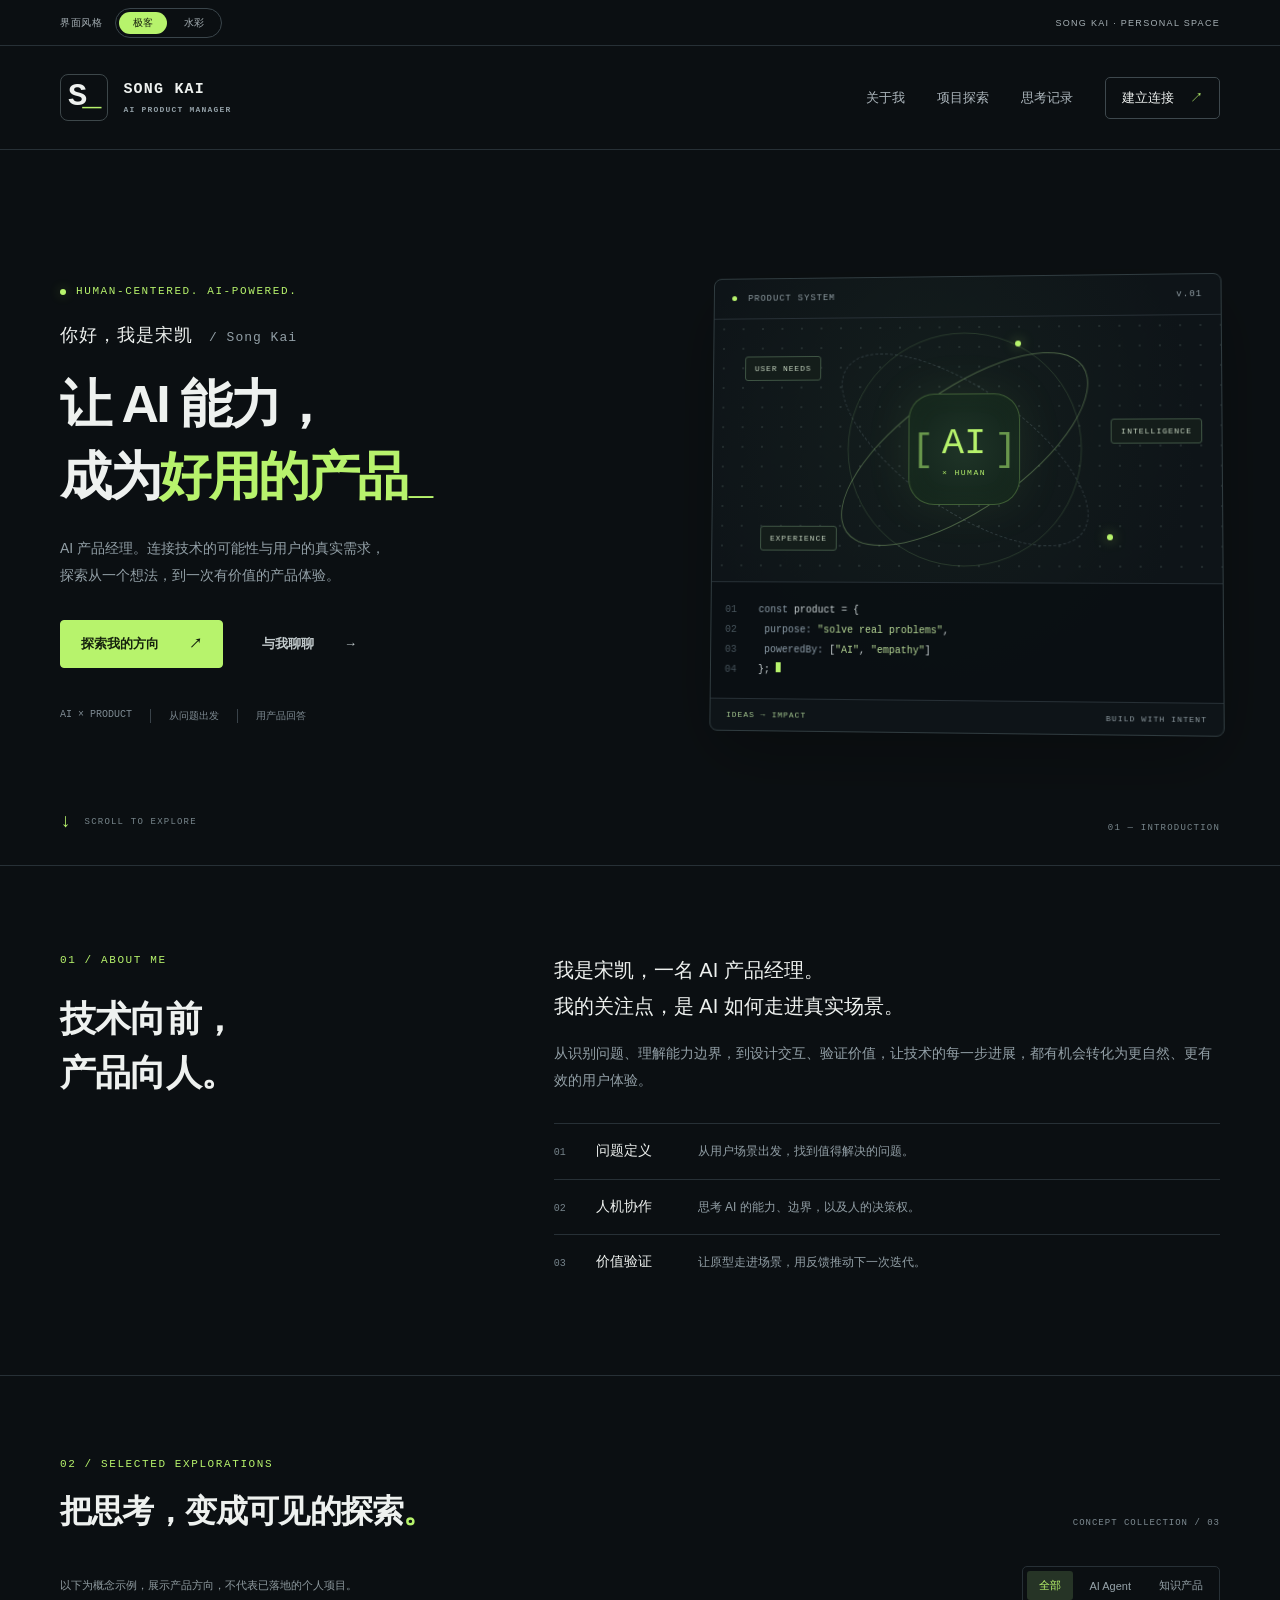
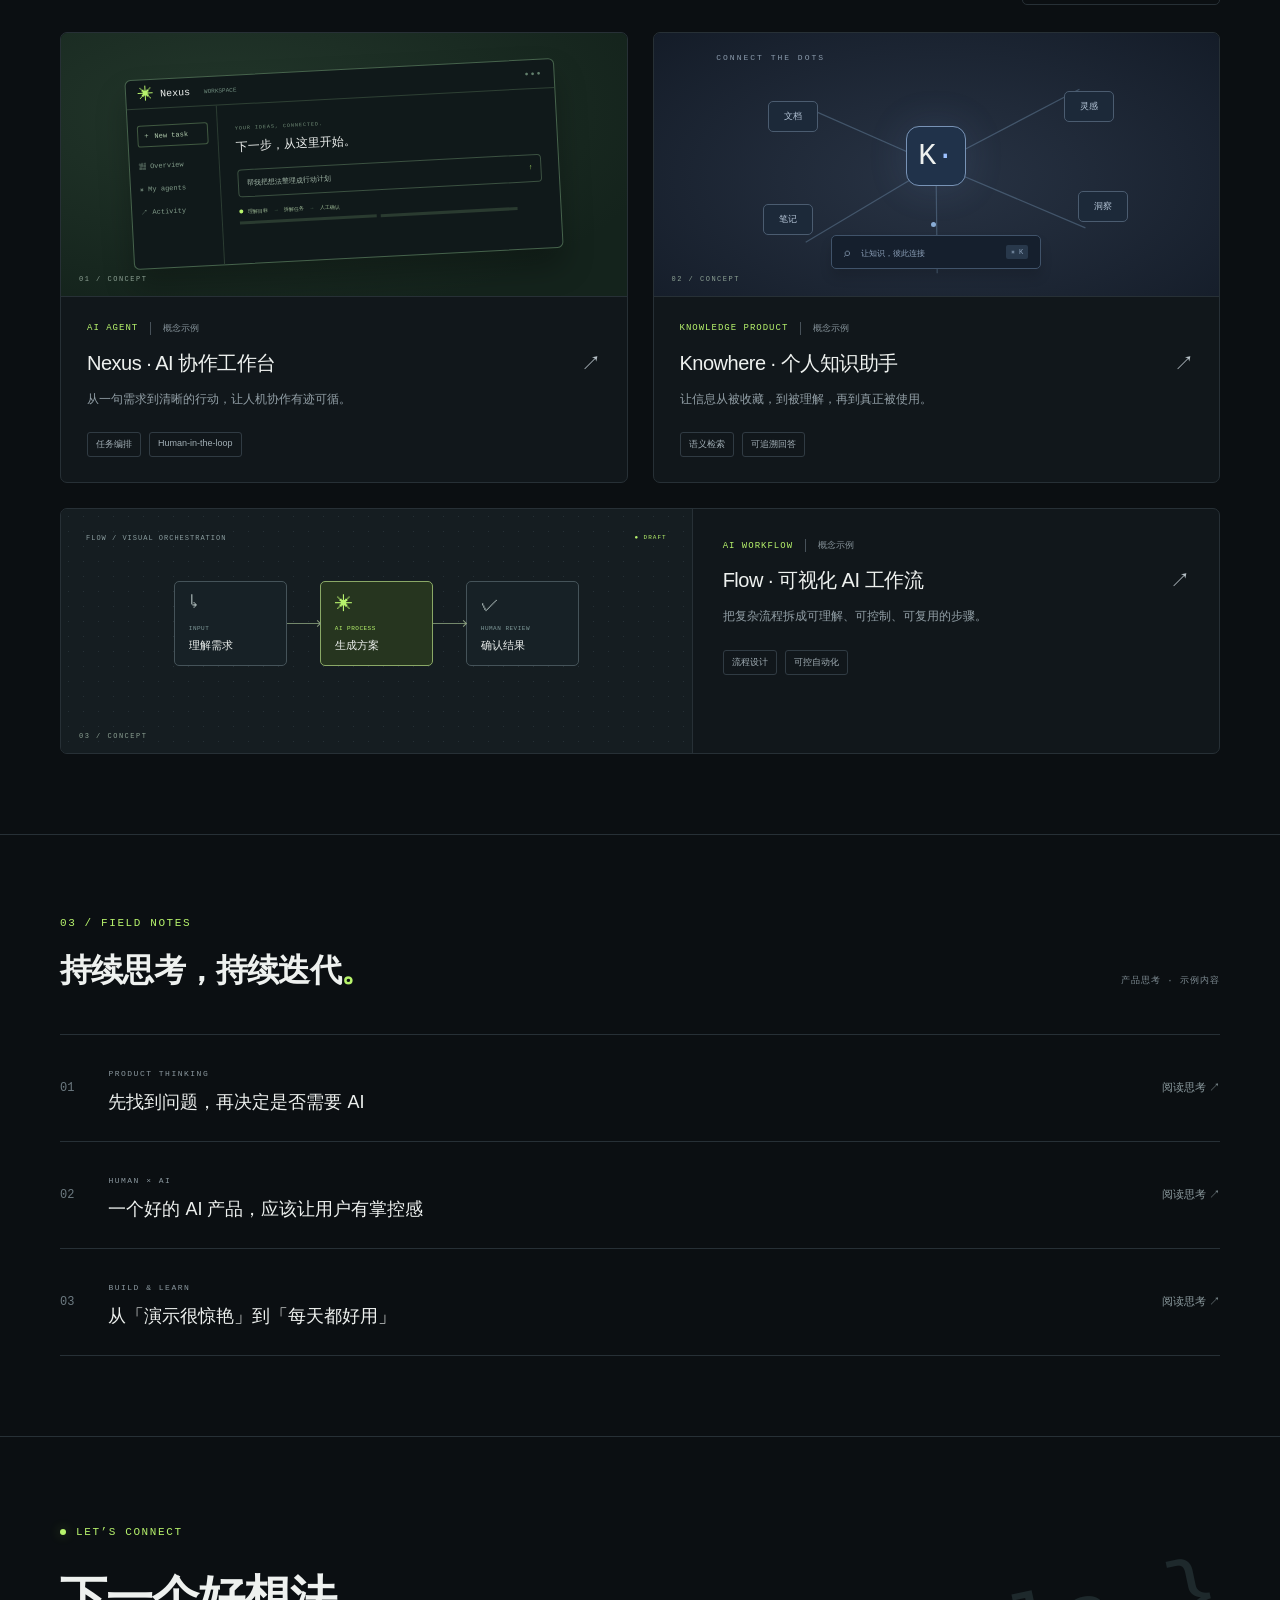
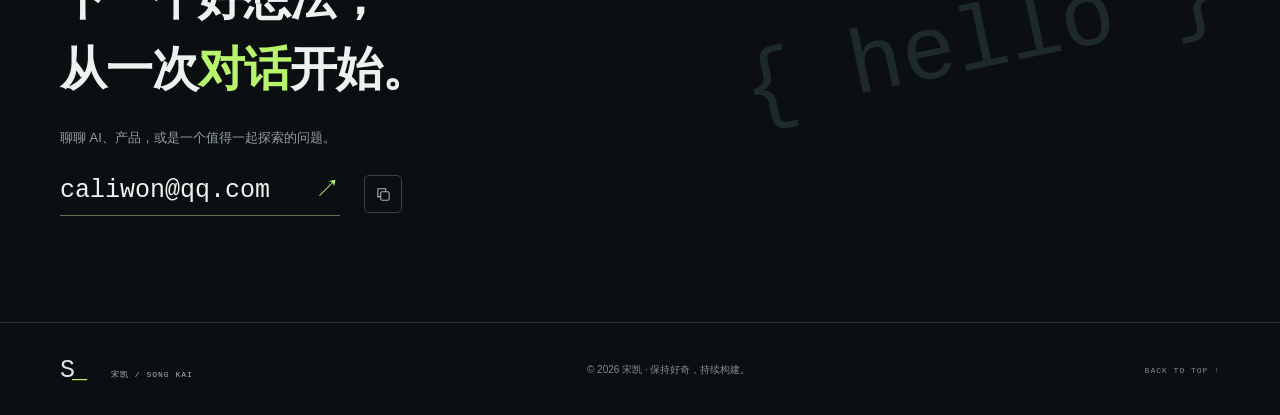
<file: index.html>
<!doctype html>
<html lang="zh-CN">
<head>
  <meta charset="UTF-8">
  <meta name="viewport" content="width=device-width, initial-scale=1">
  <meta name="theme-color" content="#0b0f12">
  <meta name="description" content="宋凯的个人网站。AI 产品经理，探索人工智能、产品设计与真实用户需求之间的连接。">
  <title>宋凯 Song Kai · AI 产品经理</title>
  <link rel="icon" href="assets/favicon.svg" type="image/svg+xml">
  <link rel="stylesheet" href="styles.css">
  <link rel="stylesheet" href="style-switcher.css">
  <script src="script.js" defer></script>
</head>
<body>
  <a class="skip-link" href="#main">跳转到主要内容</a>
  <div class="style-bar"><div class="style-bar-inner"><span class="style-label">界面风格</span><div class="style-switch" role="group" aria-label="切换网站风格"><a href="index.html" aria-current="page">极客</a><a href="editorial.html">水彩</a></div><span class="style-bar-note">SONG KAI · PERSONAL SPACE</span></div></div>
  <header class="header">
    <a class="brand" href="#" aria-label="宋凯，返回首页"><span class="brand-symbol">S<span>_</span></span><span>SONG KAI<span class="brand-caption">AI PRODUCT MANAGER</span></span></a>
    <button class="menu-toggle" aria-controls="nav" aria-expanded="false" aria-label="打开导航"><span></span><span></span></button>
    <nav id="nav" aria-label="主导航"><a href="#about">关于我</a><a href="#work">项目探索</a><a href="#notes">思考记录</a><a class="nav-contact" href="#contact">建立连接 <span>↗</span></a></nav>
  </header>
  <main id="main">
    <section class="hero section-shell" aria-labelledby="hero-title">
      <div class="hero-copy">
        <div class="eyebrow"><span class="status-dot"></span> HUMAN-CENTERED. AI-POWERED.</div>
        <p class="intro">你好，我是宋凯 <span>/ Song Kai</span></p>
        <h1 id="hero-title">让 AI 能力，<br>成为<span class="accent">好用的产品</span><span class="cursor">_</span></h1>
        <p class="hero-description">AI 产品经理。连接技术的可能性与用户的真实需求，<br class="desktop-break">探索从一个想法，到一次有价值的产品体验。</p>
        <div class="hero-actions"><a class="button button-primary" href="#work">探索我的方向 <span>↗</span></a><a class="button button-quiet" href="mailto:caliwon@qq.com">与我聊聊 <span>→</span></a></div>
        <div class="hero-tags"><span>AI × PRODUCT</span><span>从问题出发</span><span>用产品回答</span></div>
      </div>
      <div class="hero-visual" aria-label="从用户需求到 AI 产品价值的概念图">
        <div class="visual-top"><span><i></i> PRODUCT SYSTEM</span><span>v.01</span></div>
        <div class="orbital-system"><div class="orbit orbit-one"></div><div class="orbit orbit-two"></div><div class="orbit orbit-three"></div><div class="core"><span class="core-bracket">[</span><span>AI<span class="core-caption">× HUMAN</span></span><span class="core-bracket">]</span></div><span class="node node-one">USER NEEDS</span><span class="node node-two">INTELLIGENCE</span><span class="node node-three">EXPERIENCE</span><span class="orbit-point point-one"></span><span class="orbit-point point-two"></span></div>
        <div class="code-console"><div><span class="line-no">01</span><span class="code-muted">const</span> product = {</div><div><span class="line-no">02</span> <span class="code-muted">purpose:</span> <span class="code-green">"solve real problems"</span>,</div><div><span class="line-no">03</span> <span class="code-muted">poweredBy:</span> [<span class="code-green">"AI"</span>, <span class="code-green">"empathy"</span>]</div><div><span class="line-no">04</span>};<span class="console-caret"></span></div></div>
        <div class="visual-bottom"><span><i></i> IDEAS → IMPACT</span><span>BUILD WITH INTENT</span></div>
      </div>
      <a class="scroll-hint" href="#about"><span>↓</span> SCROLL TO EXPLORE</a><span class="hero-index">01 — INTRODUCTION</span>
    </section>
    <section id="about" class="section-shell about section-border">
      <div class="section-heading"><p class="eyebrow">01 / ABOUT ME</p><h2>技术向前，<br>产品向人。</h2></div>
      <div class="about-content"><p class="about-lead">我是宋凯，一名 AI 产品经理。<br>我的关注点，是 AI 如何走进真实场景。</p><p class="muted">从识别问题、理解能力边界，到设计交互、验证价值，让技术的每一步进展，都有机会转化为更自然、更有效的用户体验。</p><div class="focus-list"><div><span class="focus-number">01</span><h3>问题定义</h3><p>从用户场景出发，找到值得解决的问题。</p></div><div><span class="focus-number">02</span><h3>人机协作</h3><p>思考 AI 的能力、边界，以及人的决策权。</p></div><div><span class="focus-number">03</span><h3>价值验证</h3><p>让原型走进场景，用反馈推动下一次迭代。</p></div></div></div>
    </section>
    <section id="work" class="section-shell work section-border">
      <div class="section-top"><div><p class="eyebrow">02 / SELECTED EXPLORATIONS</p><h2>把思考，变成可见的探索<span class="accent">。</span></h2></div><span class="section-meta">CONCEPT COLLECTION / 03</span></div>
      <div class="work-toolbar"><p>以下为概念示例，展示产品方向，不代表已落地的个人项目。</p><div class="filters" role="group" aria-label="按项目类型筛选"><button class="active" data-filter="all" aria-pressed="true">全部</button><button data-filter="agent" aria-pressed="false">AI Agent</button><button data-filter="knowledge" aria-pressed="false">知识产品</button></div></div>
      <div class="project-grid">
        <button class="project-card" data-category="agent" data-project="copilot" aria-haspopup="dialog">
          <div class="project-art art-copilot"><div class="mock-window"><div class="mock-title"><span class="tiny-logo">✳</span> Nexus <span>WORKSPACE</span><i>•••</i></div><div class="mock-body"><div class="mock-sidebar"><b>＋ New task</b><span>▦ Overview</span><span>⌘ My agents</span><span>↗ Activity</span></div><div class="mock-chat"><small>YOUR IDEAS, CONNECTED.</small><strong>下一步，从这里开始。</strong><div class="mock-prompt">帮我把想法整理成行动计划 <span>↑</span></div><div class="mock-task"><i></i><span>理解目标 <em>→</em> 拆解任务 <em>→</em> 人工确认</span></div><div class="mock-lines"><span></span><span></span></div></div></div></div><span class="art-corner">01 / CONCEPT</span></div>
          <div class="project-info"><div class="project-kicker">AI AGENT <span>概念示例</span></div><h3>Nexus · AI 协作工作台 <span>↗</span></h3><p>从一句需求到清晰的行动，让人机协作有迹可循。</p><div class="project-tags"><span>任务编排</span><span>Human-in-the-loop</span></div></div>
        </button>
        <button class="project-card" data-category="knowledge" data-project="knowledge" aria-haspopup="dialog">
          <div class="project-art art-knowledge"><div class="knowledge-map"><span class="map-label">CONNECT THE DOTS</span><svg viewBox="0 0 400 220" aria-hidden="true"><path d="M200 110 L82 58 M200 110 L320 47 M200 110 L325 163 M200 110 L91 175 M200 110 L201 201"/></svg><div class="map-core">K<span>·</span></div><span class="map-node map-n1">文档</span><span class="map-node map-n2">灵感</span><span class="map-node map-n3">洞察</span><span class="map-node map-n4">笔记</span><span class="map-dot"></span><div class="map-search">⌕ <span>让知识，彼此连接</span><kbd>⌘ K</kbd></div></div><span class="art-corner">02 / CONCEPT</span></div>
          <div class="project-info"><div class="project-kicker">KNOWLEDGE PRODUCT <span>概念示例</span></div><h3>Knowhere · 个人知识助手 <span>↗</span></h3><p>让信息从被收藏，到被理解，再到真正被使用。</p><div class="project-tags"><span>语义检索</span><span>可追溯回答</span></div></div>
        </button>
        <button class="project-card project-wide" data-category="agent" data-project="flow" aria-haspopup="dialog">
          <div class="project-art art-flow"><div class="flow-label">FLOW / VISUAL ORCHESTRATION <span>● DRAFT</span></div><div class="flow-diagram"><div class="flow-block"><span>↳</span><small>INPUT</small><strong>理解需求</strong></div><span class="flow-line"></span><div class="flow-block flow-active"><span>✳</span><small>AI PROCESS</small><strong>生成方案</strong></div><span class="flow-line"></span><div class="flow-block"><span>✓</span><small>HUMAN REVIEW</small><strong>确认结果</strong></div></div><span class="art-corner">03 / CONCEPT</span></div>
          <div class="project-info"><div class="project-kicker">AI WORKFLOW <span>概念示例</span></div><h3>Flow · 可视化 AI 工作流 <span>↗</span></h3><p>把复杂流程拆成可理解、可控制、可复用的步骤。</p><div class="project-tags"><span>流程设计</span><span>可控自动化</span></div></div>
        </button>
      </div><p class="filter-status sr-only" aria-live="polite"></p>
    </section>
    <section id="notes" class="section-shell notes section-border"><div class="section-top"><div><p class="eyebrow">03 / FIELD NOTES</p><h2>持续思考，持续迭代<span class="accent">。</span></h2></div><span class="section-meta">产品思考 · 示例内容</span></div><div class="notes-list"><button data-note="problem" aria-haspopup="dialog"><span class="note-index">01</span><div><span class="note-category">PRODUCT THINKING</span><h3>先找到问题，再决定是否需要 AI</h3></div><span class="note-end">阅读思考 ↗</span></button><button data-note="trust" aria-haspopup="dialog"><span class="note-index">02</span><div><span class="note-category">HUMAN × AI</span><h3>一个好的 AI 产品，应该让用户有掌控感</h3></div><span class="note-end">阅读思考 ↗</span></button><button data-note="evaluation" aria-haspopup="dialog"><span class="note-index">03</span><div><span class="note-category">BUILD & LEARN</span><h3>从「演示很惊艳」到「每天都好用」</h3></div><span class="note-end">阅读思考 ↗</span></button></div></section>
    <section id="contact" class="section-shell contact section-border"><p class="eyebrow"><span class="status-dot"></span> LET’S CONNECT</p><h2>下一个好想法，<br>从一次<span class="accent">对话</span>开始。</h2><p>聊聊 AI、产品，或是一个值得一起探索的问题。</p><div class="contact-actions"><a class="email-link" href="mailto:caliwon@qq.com">caliwon@qq.com <span>↗</span></a><button class="copy-email" aria-label="复制邮箱地址" title="复制邮箱地址"><svg viewBox="0 0 24 24" fill="none" stroke="currentColor" stroke-width="1.5" aria-hidden="true"><rect x="8" y="8" width="12" height="12" rx="2"/><path d="M15 8V4H4v11h4"/></svg></button></div><p class="copy-status" aria-live="polite"></p><span class="contact-decoration" aria-hidden="true">{ hello }</span></section>
  </main>
  <footer class="footer section-shell"><a class="footer-brand" href="#">S<span>_</span> <span>宋凯 / SONG KAI</span></a><span>© <span id="year">2026</span> 宋凯 · 保持好奇，持续构建。</span><a href="#">BACK TO TOP ↑</a></footer>
  <dialog id="detail-dialog" aria-labelledby="dialog-title"><div class="dialog-top"><span id="dialog-kicker" class="eyebrow"></span><button class="dialog-close" aria-label="关闭详情">×</button></div><h2 id="dialog-title"></h2><div id="dialog-content"></div><button class="button dialog-done">返回探索 <span>↗</span></button></dialog>
</body>
</html>
</file>
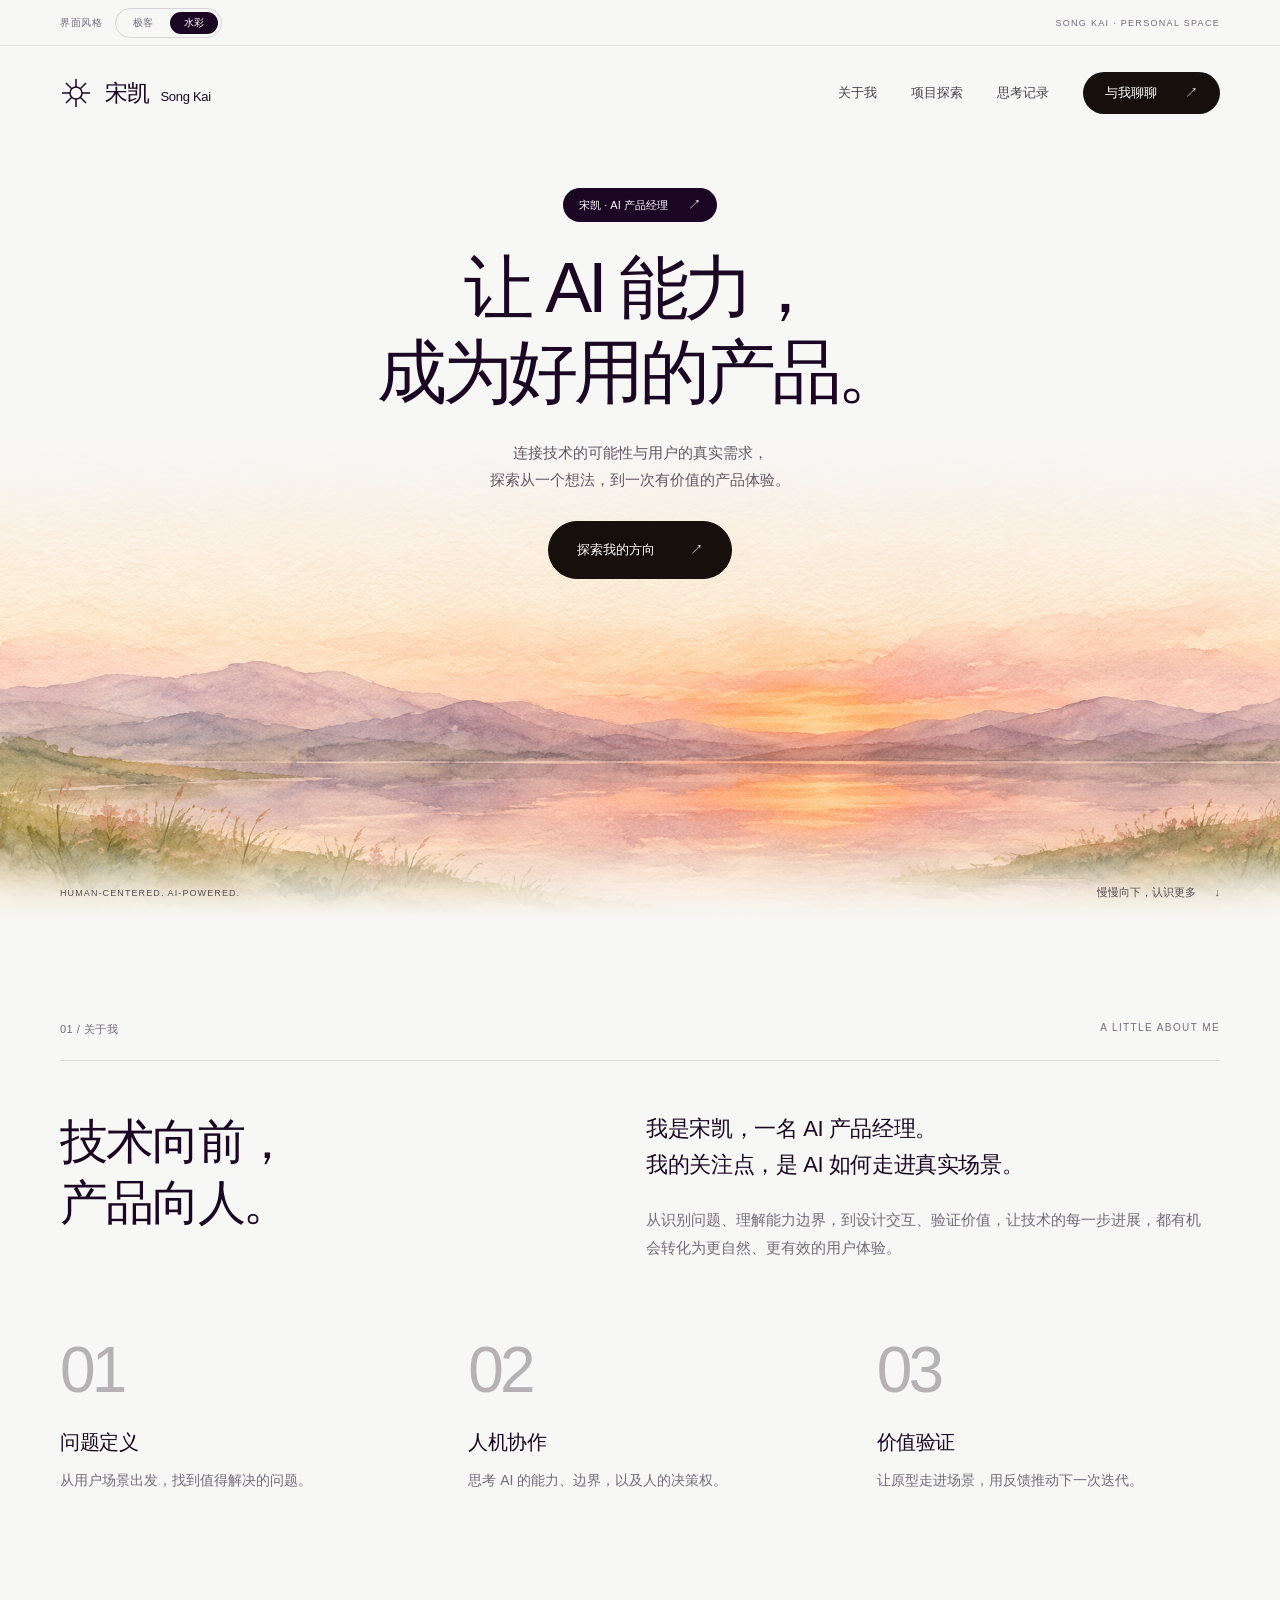
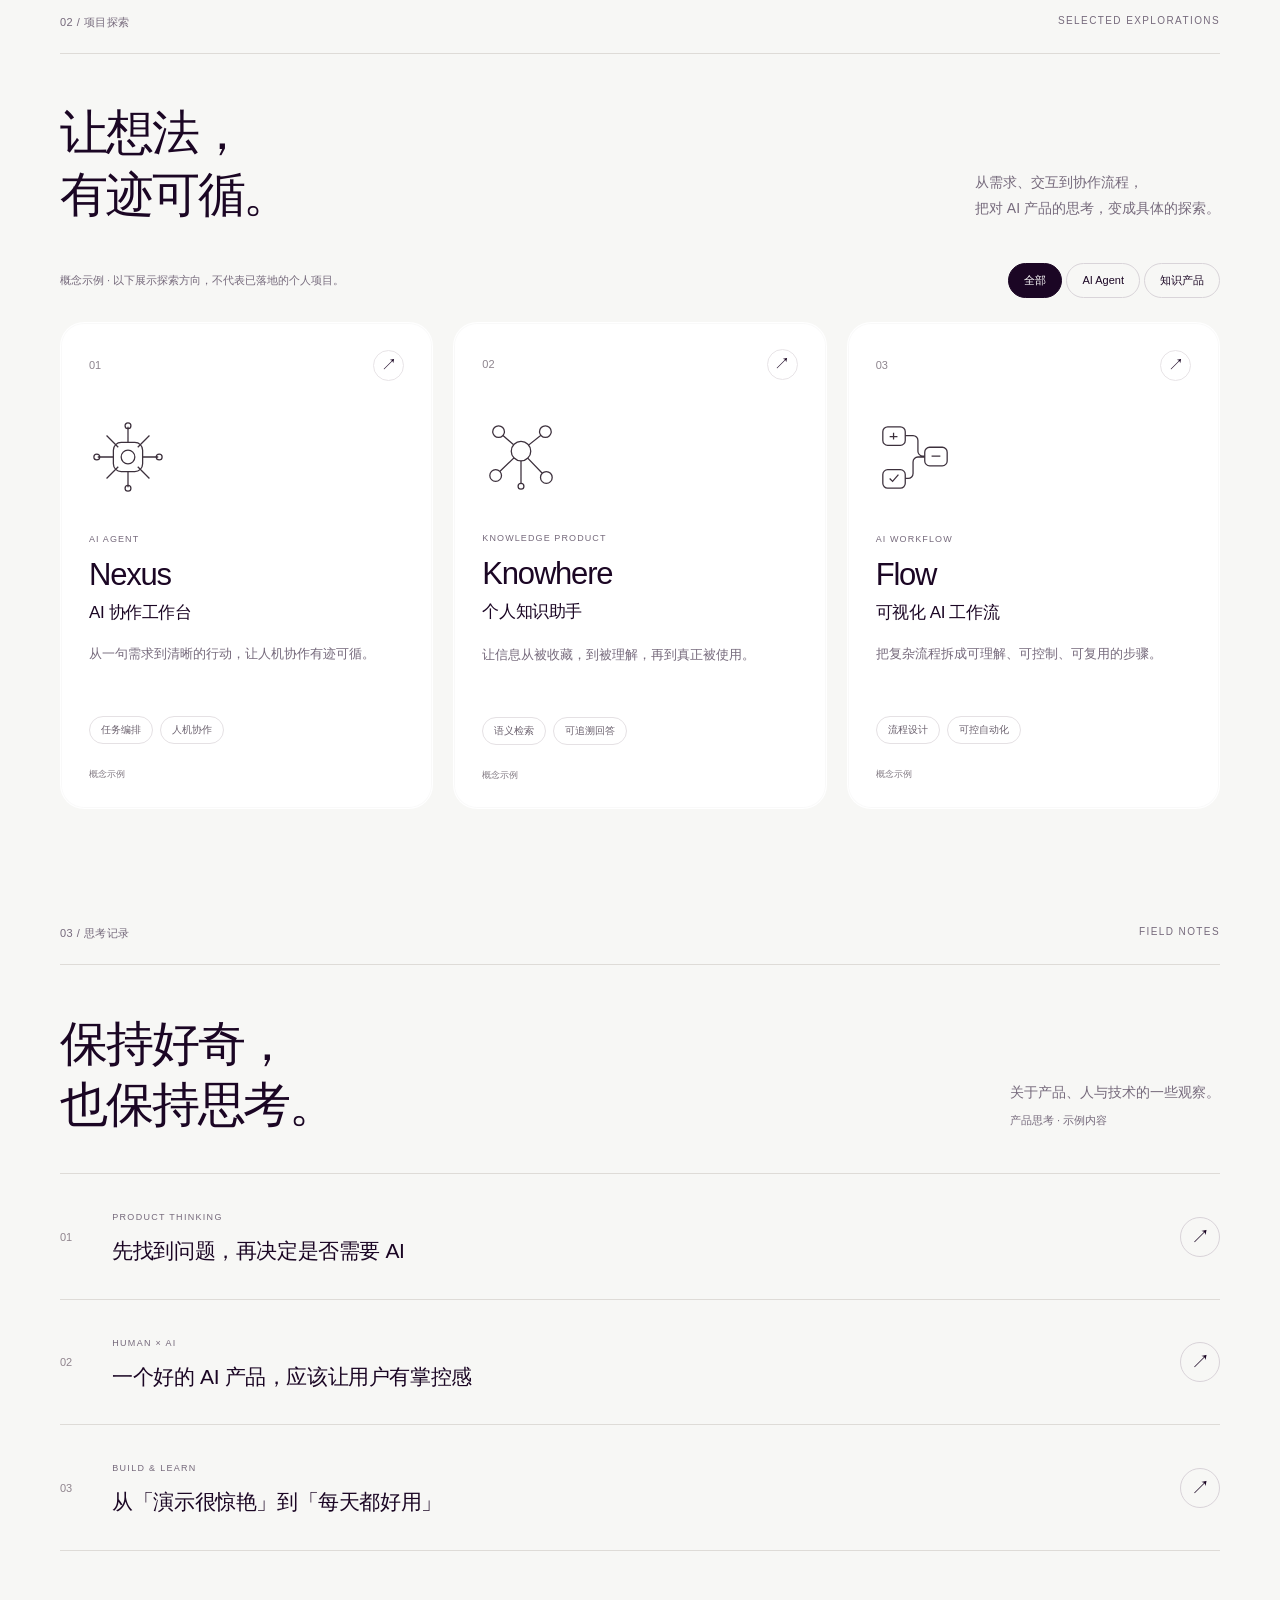
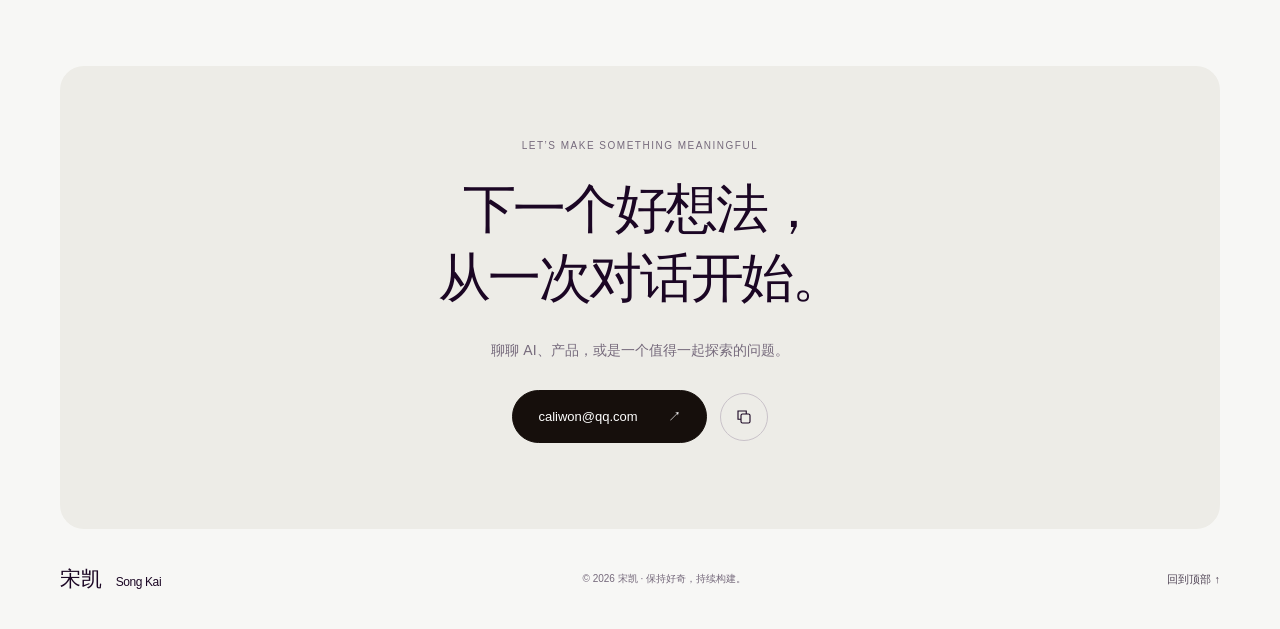
<file: editorial.html>
<!doctype html>
<html lang="zh-CN">
<head>
  <meta charset="UTF-8">
  <meta name="viewport" content="width=device-width, initial-scale=1">
  <meta name="theme-color" content="#f7f7f5">
  <meta name="description" content="宋凯 · AI 产品经理。在技术的可能与人的需要之间，探索有价值的产品体验。">
  <title>宋凯 Song Kai · AI 产品经理 · 水彩版</title>
  <link rel="icon" href="assets/favicon-editorial.svg" type="image/svg+xml">
  <link rel="stylesheet" href="editorial.css">
  <link rel="stylesheet" href="style-switcher.css">
  <script src="script.js" defer></script>
</head>
<body class="editorial">
  <a class="skip-link" href="#main">跳转到主要内容</a>
  <div class="style-bar"><div class="style-bar-inner"><span class="style-label">界面风格</span><div class="style-switch" role="group" aria-label="切换网站风格"><a href="index.html">极客</a><a href="editorial.html" aria-current="page">水彩</a></div><span class="style-bar-note">SONG KAI · PERSONAL SPACE</span></div></div>
  <header class="header wrap">
    <a class="brand" href="#" aria-label="宋凯，返回首页"><svg class="brand-mark" viewBox="0 0 32 32" fill="none" stroke="currentColor" stroke-width="1.5" aria-hidden="true"><path d="M16 2v28M2 16h28M6 6l20 20M6 26L26 6"/><circle cx="16" cy="16" r="6" fill="#f7f7f5"/></svg><span>宋凯<span class="brand-en">Song Kai</span></span></a>
    <button class="menu-toggle" aria-controls="nav" aria-expanded="false" aria-label="打开导航"><span></span><span></span></button>
    <nav id="nav" aria-label="主导航"><a href="#about">关于我</a><a href="#work">项目探索</a><a href="#notes">思考记录</a><a class="nav-contact" href="#contact">与我聊聊 <span>↗</span></a></nav>
  </header>
  <main id="main">
    <section class="hero" aria-labelledby="hero-title">
      <div class="hero-copy wrap">
        <p class="announcement">宋凯 · AI 产品经理 <span>↗</span></p>
        <h1 id="hero-title">让 AI 能力，<br>成为好用的产品。</h1>
        <p class="hero-description">连接技术的可能性与用户的真实需求，<br>探索从一个想法，到一次有价值的产品体验。</p>
        <a class="button primary" href="#work">探索我的方向 <span>↗</span></a>
      </div>
      <figure class="landscape" aria-hidden="true"><img src="assets/sunset-watercolor.png" alt="" width="2172" height="724" fetchpriority="high"></figure>
      <div class="hero-foot wrap"><span>HUMAN-CENTERED. AI-POWERED.</span><a href="#about">慢慢向下，认识更多 <span>↓</span></a></div>
    </section>

    <section id="about" class="about wrap section-space" aria-labelledby="about-title">
      <div class="section-label"><span>01 / 关于我</span><span>A LITTLE ABOUT ME</span></div>
      <div class="about-intro"><h2 id="about-title">技术向前，<br>产品向人。</h2><div><p class="lead">我是宋凯，一名 AI 产品经理。<br>我的关注点，是 AI 如何走进真实场景。</p><p class="body-copy">从识别问题、理解能力边界，到设计交互、验证价值，让技术的每一步进展，都有机会转化为更自然、更有效的用户体验。</p></div></div>
      <div class="principles"><article><span class="principle-index">01</span><h3>问题定义</h3><p>从用户场景出发，找到值得解决的问题。</p></article><article><span class="principle-index">02</span><h3>人机协作</h3><p>思考 AI 的能力、边界，以及人的决策权。</p></article><article><span class="principle-index">03</span><h3>价值验证</h3><p>让原型走进场景，用反馈推动下一次迭代。</p></article></div>
    </section>

    <section id="work" class="work wrap section-space" aria-labelledby="work-title">
      <div class="section-label"><span>02 / 项目探索</span><span>SELECTED EXPLORATIONS</span></div>
      <div class="section-title-row"><h2 id="work-title">让想法，<br>有迹可循。</h2><p class="section-description">从需求、交互到协作流程，<br>把对 AI 产品的思考，变成具体的探索。</p></div>
      <div class="work-toolbar"><p>概念示例 · 以下展示探索方向，不代表已落地的个人项目。</p><div class="filters" role="group" aria-label="按项目类型筛选"><button class="active" data-filter="all" aria-pressed="true">全部</button><button data-filter="agent" aria-pressed="false">AI Agent</button><button data-filter="knowledge" aria-pressed="false">知识产品</button></div></div>
      <div class="project-grid">
        <button class="project-card" data-category="agent" data-project="copilot" aria-haspopup="dialog"><div class="project-card-top"><span class="project-number">01</span><span class="round-arrow">↗</span></div><svg class="project-symbol" viewBox="0 0 80 80" fill="none" stroke="currentColor" stroke-width="1.3" aria-hidden="true"><rect x="25" y="25" width="30" height="30" rx="8"/><circle cx="40" cy="40" r="7"/><path d="M40 9v16M40 55v16M9 40h16M55 40h16M18 18l12 12M50 50l12 12M18 62l12-12M50 30l12-12"/><circle cx="40" cy="8" r="3"/><circle cx="72" cy="40" r="3"/><circle cx="40" cy="72" r="3"/><circle cx="8" cy="40" r="3"/></svg><div class="project-kicker">AI AGENT</div><h3>Nexus<span>AI 协作工作台</span></h3><p>从一句需求到清晰的行动，让人机协作有迹可循。</p><div class="project-tags"><span>任务编排</span><span>人机协作</span></div><span class="concept-label">概念示例</span></button>
        <article class="project-card" data-category="knowledge"><button class="project-card-action" type="button" data-project="knowledge" aria-haspopup="dialog" aria-label="查看 Knowhere 概念详情"></button><div class="project-card-top"><span class="project-number">02</span><span class="round-arrow">↗</span></div><svg class="project-symbol" viewBox="0 0 80 80" fill="none" stroke="currentColor" stroke-width="1.3" aria-hidden="true"><path d="M40 35L18 16M40 35l24-19M40 35L15 59M40 35l25 26M40 35v36"/><circle cx="40" cy="35" r="10" fill="#fff"/><circle cx="17" cy="15" r="6" fill="#fff"/><circle cx="65" cy="15" r="6" fill="#fff"/><circle cx="14" cy="60" r="6" fill="#fff"/><circle cx="66" cy="62" r="6" fill="#fff"/><circle cx="40" cy="71" r="3" fill="#fff"/></svg><div class="project-kicker">KNOWLEDGE PRODUCT</div><h3><a class="project-title-link" href="https://my.feishu.cn/wiki/SZltwEKx5iH4jSkKSkKc6gyPn5e" target="_blank" rel="noopener noreferrer" aria-label="Knowhere 个人知识助手（在新标签页打开）">Knowhere<span>个人知识助手</span></a></h3><p>让信息从被收藏，到被理解，再到真正被使用。</p><div class="project-tags"><span>语义检索</span><span>可追溯回答</span></div><span class="concept-label">概念示例</span></article>
        <button class="project-card" data-category="agent" data-project="flow" aria-haspopup="dialog"><div class="project-card-top"><span class="project-number">03</span><span class="round-arrow">↗</span></div><svg class="project-symbol" viewBox="0 0 80 80" fill="none" stroke="currentColor" stroke-width="1.3" aria-hidden="true"><rect x="7" y="9" width="23" height="19" rx="5"/><rect x="50" y="30" width="23" height="19" rx="5"/><rect x="7" y="53" width="23" height="19" rx="5"/><path d="M30 18h8a5 5 0 0 1 5 5v11a5 5 0 0 0 5 5h2M50 40h-7a5 5 0 0 0-5 5v12a5 5 0 0 1-5 5h-3M57 39h9M18 15v7M14 19h8M14 62l3 3 6-7"/></svg><div class="project-kicker">AI WORKFLOW</div><h3>Flow<span>可视化 AI 工作流</span></h3><p>把复杂流程拆成可理解、可控制、可复用的步骤。</p><div class="project-tags"><span>流程设计</span><span>可控自动化</span></div><span class="concept-label">概念示例</span></button>
      </div><p class="filter-status sr-only" aria-live="polite"></p>
    </section>

    <section id="notes" class="notes wrap section-space" aria-labelledby="notes-title">
      <div class="section-label"><span>03 / 思考记录</span><span>FIELD NOTES</span></div>
      <div class="section-title-row"><h2 id="notes-title">保持好奇，<br>也保持思考。</h2><p class="section-description">关于产品、人与技术的一些观察。<br><span class="sample-caption">产品思考 · 示例内容</span></p></div>
      <div class="notes-list"><button data-note="problem" aria-haspopup="dialog"><span class="note-index">01</span><div><span class="note-category">PRODUCT THINKING</span><h3>先找到问题，再决定是否需要 AI</h3></div><span class="note-end" aria-hidden="true">↗</span></button><button data-note="trust" aria-haspopup="dialog"><span class="note-index">02</span><div><span class="note-category">HUMAN × AI</span><h3>一个好的 AI 产品，应该让用户有掌控感</h3></div><span class="note-end" aria-hidden="true">↗</span></button><button data-note="evaluation" aria-haspopup="dialog"><span class="note-index">03</span><div><span class="note-category">BUILD & LEARN</span><h3>从「演示很惊艳」到「每天都好用」</h3></div><span class="note-end" aria-hidden="true">↗</span></button></div>
    </section>

    <section id="contact" class="contact wrap" aria-labelledby="contact-title"><div class="contact-panel"><p class="eyebrow">LET’S MAKE SOMETHING MEANINGFUL</p><h2 id="contact-title">下一个好想法，<br>从一次对话开始。</h2><p class="contact-description">聊聊 AI、产品，或是一个值得一起探索的问题。</p><div class="contact-actions"><a class="button primary" href="mailto:caliwon@qq.com">caliwon@qq.com <span>↗</span></a><button class="copy-email" aria-label="复制邮箱地址" title="复制邮箱地址"><svg viewBox="0 0 24 24" fill="none" stroke="currentColor" stroke-width="1.5" aria-hidden="true"><rect x="8" y="8" width="12" height="12" rx="2"/><path d="M15 8V4H4v11h4"/></svg></button></div><p class="copy-status" aria-live="polite"></p></div></section>
  </main>
  <footer class="footer wrap"><a class="footer-brand" href="#">宋凯 <span>Song Kai</span></a><span>© <span id="year">2026</span> 宋凯 · 保持好奇，持续构建。</span><a href="#">回到顶部 ↑</a></footer>
  <dialog id="detail-dialog" aria-labelledby="dialog-title"><div class="dialog-top"><span id="dialog-kicker" class="eyebrow"></span><button class="dialog-close" aria-label="关闭详情">×</button></div><h2 id="dialog-title"></h2><div id="dialog-content"></div><button class="button dialog-done">返回探索 <span>↗</span></button></dialog>
</body>
</html>
</file>
<file: styles.css>
@charset "UTF-8";
:root{color-scheme:dark;--bg:#0b0f12;--panel:#11171b;--line:#273036;--text:#eef1ef;--muted:#929fa6;--accent:#b7f36c;--mono:"SFMono-Regular",Consolas,"Liberation Mono",monospace;--sans:Inter,-apple-system,BlinkMacSystemFont,"Segoe UI","PingFang SC","Microsoft YaHei",sans-serif}
*{box-sizing:border-box}html{scroll-behavior:smooth;scroll-padding-top:100px}body{margin:0;background:var(--bg);color:var(--text);font-family:var(--sans);-webkit-font-smoothing:antialiased}button,a{-webkit-tap-highlight-color:transparent}a{color:inherit;text-decoration:none}button{font:inherit;color:inherit;cursor:pointer}button:disabled{cursor:default}button,a{touch-action:manipulation}button:focus-visible,a:focus-visible{outline:2px solid var(--accent);outline-offset:6px}::selection{background:var(--accent);color:var(--bg)}.section-shell{max-width:1280px;margin:auto;padding-left:60px;padding-right:60px}.header{height:104px;max-width:1280px;margin:auto;padding:0 60px;display:flex;align-items:center;justify-content:space-between;border-bottom:1px solid var(--line)}.brand{display:flex;gap:15px;align-items:center;font-family:var(--mono);font-size:15px;font-weight:600;letter-spacing:1.2px}.brand-symbol{font-size:32px;letter-spacing:-5px;border:1px solid #3d474a;border-radius:8px;padding:3px 11px 5px 7px}.brand-symbol span,.footer-brand>span:first-child{color:var(--accent)}.brand-caption{display:block;font-size:8px;color:var(--muted);letter-spacing:1.2px;margin-top:7px}.header nav{display:flex;gap:32px;align-items:center;font-size:13px;color:#adb7bd}.header nav a:hover{color:var(--accent)}.nav-contact{border:1px solid #3e484d;padding:11px 16px;border-radius:5px;color:var(--text)}.nav-contact span{margin-left:12px;color:var(--accent)}.menu-toggle{display:none}.eyebrow{font:11px/1.5 var(--mono);letter-spacing:1.6px;color:var(--accent);display:flex;align-items:center;gap:10px;margin:0 0 23px}.status-dot{display:inline-block;width:6px;height:6px;background:var(--accent);border-radius:50%;box-shadow:0 0 12px #b7f34b55}.hero{min-height:715px;padding-top:96px;padding-bottom:105px;display:grid;grid-template-columns:1.18fr 1fr;align-items:center;gap:44px;position:relative}.intro{font-size:18px;margin:0 0 21px;letter-spacing:1px}.intro span{font:13px var(--mono);color:var(--muted);margin-left:10px}h1{font-size:clamp(38px,4.05vw,56px);font-weight:650;line-height:1.4;letter-spacing:-2.5px;margin:0 0 22px}.accent{color:var(--accent)}.cursor{font-family:var(--mono);font-weight:400;color:var(--accent);font-size:.8em;display:inline-block;margin-left:2px}.hero-description{font-size:14px;line-height:1.95;color:var(--muted);margin:0 0 30px}.hero-actions{display:flex;gap:18px;align-items:center}.button{display:inline-flex;align-items:center;gap:30px;padding:14px 20px;border-radius:4px;border:1px solid var(--line);font-size:13px;font-weight:600;background:transparent}.button-primary{background:var(--accent);color:#15220d;border-color:var(--accent)}.button-primary:hover{background:#c9ff8a;transform:translateY(-2px)}.button-quiet{border-color:transparent;color:#c2cacc}.button-quiet:hover{color:var(--accent)}.hero-tags{display:flex;gap:18px;margin-top:41px;font:10px var(--mono);color:#7e8a92}.hero-tags span+span{border-left:1px solid #394249;padding-left:18px}.hero-visual{position:relative;background:radial-gradient(ellipse at 45% 33%,#20332855,transparent 65%),#0e1418;border:1px solid #303c40;border-radius:8px;transform:perspective(1000px) rotateY(-3deg) rotateX(2deg);box-shadow:0 24px 70px #0004;overflow:hidden}.visual-top,.visual-bottom{display:flex;justify-content:space-between;font:9px var(--mono);color:#8c999f;letter-spacing:1px;padding:15px 18px;border-bottom:1px solid var(--line)}.visual-top i{display:inline-block;height:5px;width:5px;border-radius:50%;background:var(--accent);margin-right:5px}.orbital-system{height:266px;position:relative;overflow:hidden;background-image:radial-gradient(#7a928b30 .8px,transparent .8px);background-size:20px 20px}.orbit{position:absolute;left:50%;top:50%;width:235px;height:235px;border:1px solid #6a8f5f45;border-radius:50%;transform:translate(-50%,-50%)}.orbit-two{width:290px;height:122px;transform:translate(-50%,-50%) rotate(-35deg);border-color:#9ac78068}.orbit-three{width:290px;height:122px;transform:translate(-50%,-50%) rotate(35deg);border-style:dashed;border-color:#788c944d}.core{position:absolute;left:50%;top:50%;transform:translate(-50%,-50%);width:112px;height:112px;display:flex;align-items:center;justify-content:center;gap:8px;background:radial-gradient(#1f3427,#102019);border:1px solid #81b35e66;box-shadow:0 0 50px #a2e67314,inset 0 0 28px #b7f36b0b;border-radius:26px;font:37px var(--mono);color:var(--accent)}.core-bracket{font-weight:200;font-size:38px;color:#69974c}.core-caption{display:block;font-size:8px;letter-spacing:1.5px;margin-top:4px;text-align:center}.node{position:absolute;font:8px var(--mono);letter-spacing:1px;padding:7px 9px;background:#141d1a;border:1px solid #3e5443;border-radius:3px;color:#c5d4bf}.node-one{top:38px;left:32px}.node-two{right:19px;top:103px}.node-three{left:49px;bottom:31px}.orbit-point{position:absolute;width:6px;height:6px;background:var(--accent);border-radius:50%;box-shadow:0 0 12px #b7f36b88}.point-one{top:24px;left:60%}.point-two{bottom:42px;right:21%}.code-console{background:#0a0f12c9;border-top:1px solid var(--line);padding:18px 12px 18px 0;font:10px/2 var(--mono);color:#c8d0d2}.line-no{display:inline-block;width:40px;text-align:center;color:#46535b;margin-right:8px}.code-muted{color:#8c9ca8}.code-green{color:#b7d896}.console-caret{height:10px;width:5px;background:var(--accent);display:inline-block;margin-left:6px;animation:blink 1.5s step-end infinite}.visual-bottom{border-top:1px solid var(--line);border-bottom:0;font-size:8px;padding:11px 16px}.visual-bottom span:first-child{color:#a5c890}.scroll-hint,.hero-index{position:absolute;bottom:32px;font:9px var(--mono);color:#77858b;letter-spacing:1.2px}.scroll-hint{left:60px;display:flex;align-items:center;gap:12px}.scroll-hint span{font-size:19px;color:var(--accent)}.hero-index{right:60px}.section-border{border-top:1px solid var(--line)}.about{padding-top:86px;padding-bottom:86px;display:grid;grid-template-columns:1fr 1.65fr;gap:90px}h2{font-size:32px;line-height:1.5;letter-spacing:-.8px;font-weight:600;margin:0}.section-heading h2{font-size:36px}.about-lead{font-size:20px;line-height:1.8;margin:0 0 16px}.muted{color:var(--muted);font-size:14px;line-height:1.9;margin:0}.focus-list{margin-top:30px}.focus-list>div{display:grid;grid-template-columns:24px 84px 1fr;align-items:baseline;gap:18px;padding:17px 0;border-top:1px solid var(--line)}.focus-number{font:10px var(--mono);color:#75828a}.focus-list h3{font-size:14px;font-weight:500;margin:0}.focus-list p{font-size:12px;color:var(--muted);margin:0;line-height:1.7}.work,.notes{padding-top:80px;padding-bottom:80px}.section-top{display:flex;justify-content:space-between;gap:20px;align-items:flex-end}.section-top .eyebrow{margin-bottom:14px}.section-meta{font:9px var(--mono);letter-spacing:1px;color:#7d8a91;white-space:nowrap;margin-bottom:7px}.work-toolbar{display:flex;align-items:center;justify-content:space-between;margin:30px 0 25px;gap:20px}.work-toolbar p{font-size:11px;color:#8e9a9f;line-height:1.8}.filters{display:flex;gap:4px;border:1px solid var(--line);border-radius:5px;padding:4px;flex-shrink:0}.filters button{border:0;background:transparent;color:#96a3a9;font-size:11px;padding:7px 12px;border-radius:3px}.filters button.active{background:#263426;color:var(--accent)}.filters button:hover{color:var(--accent)}.project-grid{display:grid;grid-template-columns:1fr 1fr;gap:25px}.project-card{padding:0;background:var(--panel);border:1px solid var(--line);text-align:left;border-radius:7px;overflow:hidden;transition:border-color .2s,transform .2s;min-width:0}.project-card:hover{border-color:#6e8c54;transform:translateY(-4px)}.project-card[hidden]{display:none}.project-art{height:264px;position:relative;overflow:hidden;border-bottom:1px solid var(--line)}.art-copilot{background:radial-gradient(ellipse at 30% 30%,#23372b,#14231c 80%);display:flex;align-items:center;justify-content:center;padding:30px}.mock-window{width:100%;max-width:430px;height:190px;background:#10191a;border:1px solid #46634c;border-radius:6px;box-shadow:0 18px 30px #0004;transform:rotate(-3deg);overflow:hidden}.mock-title{height:29px;border-bottom:1px solid #2e4034;display:flex;align-items:center;gap:6px;font:10px var(--mono);padding:0 12px}.tiny-logo{font-size:16px;color:var(--accent)}.mock-title>span:not(.tiny-logo){font-size:6px;color:#6d8a7c;margin-left:8px}.mock-title i{margin-left:auto;font-style:normal;color:#63806d}.mock-body{display:flex;height:160px}.mock-sidebar{width:90px;border-right:1px solid #2b3c32;padding:16px 9px;display:flex;flex-direction:column;gap:14px;font:7px var(--mono);color:#829c8a;flex-shrink:0}.mock-sidebar b{font-weight:400;color:#b3cdaf;border:1px solid #405941;padding:5px;border-radius:3px}.mock-chat{padding:21px 17px;flex:1;min-width:0}.mock-chat small{display:block;color:#74907b;font:5px var(--mono);letter-spacing:1px}.mock-chat strong{display:block;font-size:12px;margin-top:7px;font-weight:500;white-space:nowrap}.mock-prompt{font-size:7px;margin-top:14px;padding:8px;border:1px solid #3b5141;border-radius:4px;white-space:nowrap;color:#a1b6a7}.mock-prompt>span{float:right;color:var(--accent)}.mock-task{display:flex;gap:5px;align-items:center;margin-top:11px;font-size:5px;color:#9cb894;white-space:nowrap}.mock-task i{width:4px;height:4px;background:var(--accent);border-radius:50%}.mock-task em{margin:0 4px;font-style:normal;color:#547259}.mock-lines{display:flex;gap:4px;margin-top:7px}.mock-lines span{width:45%;height:3px;background:#2a3b30}.art-corner{position:absolute;bottom:13px;left:18px;font:7px var(--mono);letter-spacing:1.5px;color:#8ca093}.project-info{padding:25px 26px}.project-kicker{font:9px var(--mono);letter-spacing:1px;color:var(--accent);display:flex;align-items:center;gap:12px}.project-kicker>span{color:#849198;font:9px var(--sans);letter-spacing:0;border-left:1px solid #475159;padding-left:12px}.project-info h3{font-size:20px;letter-spacing:-.5px;font-weight:500;margin:15px 0 12px;display:flex;justify-content:space-between;gap:10px}.project-info h3>span{color:#b7c1c7;font-size:20px}.project-info p{font-size:12px;line-height:1.8;color:var(--muted);margin:0}.project-tags{display:flex;gap:8px;margin-top:22px}.project-tags>span{font-size:9px;color:#a2afb6;border:1px solid #303b43;padding:5px 8px;border-radius:3px}.art-knowledge{background:radial-gradient(ellipse at 50% 55%,#283344,#141c28)}.knowledge-map{position:relative;width:100%;height:100%;max-width:480px;margin:auto}.map-label{position:absolute;top:20px;left:20px;font:8px var(--mono);letter-spacing:2px;color:#8b9bac}.knowledge-map svg{position:absolute;inset:0;width:100%;height:100%;stroke:#7394b266;stroke-width:1;fill:none}.map-core{position:absolute;left:50%;top:47%;transform:translate(-50%,-50%);width:60px;height:60px;border:1px solid #7893b6;background:#20324a;border-radius:13px;display:flex;align-items:center;justify-content:center;font:30px var(--mono);box-shadow:0 0 40px #789bd620}.map-core>span{color:#9dc2ff}.map-node{position:absolute;border:1px solid #4b5c70;background:#1c2939;padding:8px 15px;border-radius:5px;font-size:9px;color:#b7c7d9}.map-n1{left:15%;top:26%}.map-n2{right:13%;top:22%}.map-n3{right:10%;bottom:28%}.map-n4{left:14%;bottom:23%}.map-dot{position:absolute;top:72%;left:49%;width:5px;height:5px;background:#89acd5;border-radius:50%}.map-search{position:absolute;bottom:27px;left:50%;transform:translateX(-50%);background:#151f2d;border:1px solid #40536a;border-radius:5px;padding:9px 12px;width:210px;font-size:12px;color:#8ca0b8;box-shadow:0 8px 12px #0002}.map-search>span{font-size:8px;margin-left:7px}.map-search kbd{float:right;font-size:7px;background:#28384b;padding:3px 5px;border-radius:2px}.project-wide{grid-column:1/-1;display:grid;grid-template-columns:1.2fr 1fr}.project-wide .project-art{border-right:1px solid var(--line);border-bottom:0;height:244px}.project-wide .project-info{display:flex;flex-direction:column;justify-content:center;padding:30px}.art-flow{background-color:#151d21;background-image:radial-gradient(#49596255 .8px,transparent .8px);background-size:15px 15px;padding:25px}.flow-label{display:flex;justify-content:space-between;font:7px var(--mono);letter-spacing:1px;color:#8b9d9f}.flow-label span{color:var(--accent);font-size:6px}.flow-diagram{display:flex;justify-content:center;align-items:center;height:163px}.flow-block{display:flex;flex-direction:column;padding:12px 14px;border:1px solid #455359;background:#172126;border-radius:5px;width:113px;flex-shrink:0}.flow-block>span{font-size:18px;color:#b3c0bf;margin-bottom:10px}.flow-block small{font:6px var(--mono);color:#7f9999;letter-spacing:.5px;margin-bottom:6px}.flow-block strong{font-size:11px;font-weight:500}.flow-active{background:#26351f;border-color:#8aa866}.flow-active>span,.flow-active small{color:var(--accent)}.flow-line{height:1px;width:33px;background:#73886b;position:relative}.flow-line:after{content:"";position:absolute;right:0;top:-2px;width:4px;height:4px;border-right:1px solid #8b9e80;border-top:1px solid #8b9e80;transform:rotate(45deg)}.notes-list{margin-top:40px}.notes-list button{border:0;border-top:1px solid var(--line);background:transparent;width:100%;padding:27px 0;display:flex;align-items:center;gap:34px;text-align:left}.notes-list button:last-child{border-bottom:1px solid var(--line)}.note-index{font:12px var(--mono);color:#6d7a81}.note-category{font:8px var(--mono);letter-spacing:1.5px;color:#8b989f}.notes-list h3{font-size:18px;font-weight:500;margin:10px 0 0}.note-end{margin-left:auto;white-space:nowrap;font-size:11px;color:#8b9a9e}.notes-list button:hover h3,.notes-list button:hover .note-end{color:var(--accent)}.contact{padding-top:87px;padding-bottom:77px;position:relative;overflow:hidden}.contact h2{font-size:47px;line-height:1.5;letter-spacing:-1px}.contact>p:not(.eyebrow):not(.copy-status){font-size:13px;color:var(--muted);margin:25px 0}.contact-actions{display:flex;align-items:center;gap:24px}.email-link{font:25px var(--mono);border-bottom:1px solid #65714d;padding-bottom:10px}.email-link>span{color:var(--accent);margin-left:30px}.email-link:hover{color:var(--accent)}.copy-email{display:flex;align-items:center;justify-content:center;background:transparent;border:1px solid #36434a;width:38px;height:38px;border-radius:5px}.copy-email svg{width:17px;height:17px;color:#a5b3bb}.copy-email:hover{border-color:var(--accent)}.copy-status{font-size:12px;color:var(--accent);height:17px;margin:12px 0 0}.contact-decoration{font:90px var(--mono);color:#1e292c;position:absolute;right:55px;top:155px;z-index:-1;transform:rotate(-12deg)}.footer{display:flex;align-items:center;justify-content:space-between;gap:15px;min-height:95px;border-top:1px solid var(--line);color:#7f8d93;font-size:10px}.footer-brand{font:25px var(--mono);letter-spacing:-3px;color:#dee7e5}.footer-brand>span:last-child{letter-spacing:1px;font-size:8px;margin-left:15px;color:#a8b5b9}.footer>a:last-child{font:8px var(--mono);letter-spacing:1px}.footer>a:last-child:hover{color:var(--accent)}dialog{width:min(680px,calc(100% - 32px));max-height:85vh;padding:30px 36px;border:1px solid #4c6051;border-radius:10px;background:#12191d;color:var(--text);box-shadow:0 30px 100px #0009}dialog::backdrop{background:#05090cce;backdrop-filter:blur(7px)}.dialog-top{display:flex;align-items:center;justify-content:space-between;gap:10px}.dialog-top .eyebrow{margin:0;font-size:9px}.dialog-close{background:transparent;border:1px solid var(--line);font-size:25px;width:36px;height:36px;line-height:1;border-radius:4px;color:#aabbbd}dialog h2{font-size:27px;margin:25px 0}#dialog-content{font-size:14px;line-height:1.9;color:#aab6bc}#dialog-content h3{color:#e2e9e5;font-size:16px;margin:24px 0 8px}#dialog-content p{margin:0 0 16px}#dialog-content ul{padding-left:20px}#dialog-content .detail-notice{font-size:11px;color:#acc68e;border-left:2px solid var(--accent);padding:10px 14px;background:#202b1f}.dialog-done{margin-top:20px;color:var(--accent)}.sr-only{position:absolute;width:1px;height:1px;padding:0;margin:-1px;overflow:hidden;clip:rect(0,0,0,0);white-space:nowrap;border:0}.skip-link{position:fixed;top:-60px;left:20px;z-index:99;background:var(--accent);color:#10210e;padding:12px}.skip-link:focus{top:10px}@keyframes blink{50%{opacity:0}}
@media(min-width:1450px){.hero{min-height:770px}}
@media(max-width:1100px){.section-shell{padding-left:36px;padding-right:36px}.header{padding:0 36px}.hero{gap:28px}.scroll-hint{left:36px}.hero-index{right:36px}h1{font-size:42px}.hero-visual{transform:none}.code-console{font-size:9px}.hero-description{font-size:13px}.about{gap:55px}.section-top h2{font-size:28px}.mock-sidebar{width:73px}.mock-chat{padding:20px 11px}.flow-block{width:95px;padding:10px}.art-flow{padding:18px}.project-info h3{font-size:18px}.contact-decoration{right:30px;font-size:70px}.work-toolbar{align-items:flex-start}.work-toolbar p{max-width:370px;margin:4px 0}}
@media(max-width:800px){.header{height:84px}.header nav{gap:19px;font-size:12px}.hero{padding-top:65px;grid-template-columns:1fr;gap:45px;padding-bottom:95px}.hero-copy{max-width:600px}h1{font-size:50px}.hero-description{font-size:14px}.hero-visual{max-width:560px;width:100%;justify-self:center}.orbital-system{height:260px}.code-console{font-size:11px}.about{grid-template-columns:1fr;gap:30px;padding-top:60px;padding-bottom:60px}.section-heading h2 br{display:none}.section-heading h2{font-size:30px}.section-top{align-items:flex-start;flex-direction:column;gap:14px}.section-meta{font-size:9px}.work-toolbar{flex-direction:column;gap:13px}.work-toolbar p{max-width:none}.project-art{height:230px}.art-copilot{padding:20px 14px}.mock-sidebar{display:none}.mock-chat{padding:19px}.mock-window{height:170px}.project-info{padding:20px}.project-info h3{font-size:16px}.project-info p{font-size:11px}.project-wide{grid-template-columns:1fr}.project-wide .project-art{height:220px;border-right:0;border-bottom:1px solid var(--line)}.project-wide .project-info{padding:22px}.flow-diagram{height:170px}.flow-block{width:120px}.flow-line{width:45px}.map-node{padding:7px 10px;font-size:8px}.map-n1{left:8%}.map-n2{right:7%}.map-n3{right:5%}.map-n4{left:8%}.map-search{width:180px}.contact-decoration{opacity:.5;right:-65px;top:200px}.notes-list h3{font-size:16px}.note-end{font-size:10px}.footer{flex-wrap:wrap;padding-top:20px;padding-bottom:20px}}
@media(max-width:560px){.section-shell{padding-left:23px;padding-right:23px}.header{padding:0 23px;height:78px}.brand{font-size:13px;gap:12px}.brand-symbol{font-size:27px;padding:2px 10px 4px 6px}.brand-caption{font-size:7px}.menu-toggle{display:flex;flex-direction:column;justify-content:center;gap:6px;align-items:center;width:40px;height:40px;background:transparent;border:1px solid var(--line);border-radius:4px}.menu-toggle>span{height:1px;width:17px;background:#b4c2c5}.header{position:relative;z-index:5}.header nav{display:none;position:absolute;top:77px;left:0;right:0;padding:20px 23px;flex-direction:column;align-items:stretch;background:#11191c;border-bottom:1px solid #3a494a;gap:0;box-shadow:0 15px 20px #0005}.header nav.open{display:flex}.header nav a{padding:15px}.nav-contact{margin-top:8px}.hero{padding-top:44px;gap:37px}.hero .eyebrow{font-size:8px;letter-spacing:1.2px;margin-bottom:23px}.intro{font-size:16px;margin-bottom:17px}.intro span{font-size:11px}h1{font-size:clamp(29px,8.9vw,47px);letter-spacing:-1.5px;line-height:1.45;margin-bottom:19px}.hero-description{font-size:12px;line-height:1.95}.desktop-break{display:none}.hero-actions{gap:5px}.button{font-size:12px;padding:13px 16px;gap:18px}.hero-tags{margin-top:30px;gap:12px;font-size:8px}.hero-tags span+span{padding-left:12px}.hero-visual{border-radius:5px}.visual-top{font-size:8px;padding:13px}.orbital-system{height:245px}.orbit{width:208px;height:208px}.orbit-two,.orbit-three{width:255px;height:110px}.node-one{left:17px;top:34px}.node-two{right:9px;font-size:7px;top:110px}.node-three{left:25px;bottom:29px}.core{width:99px;height:99px;font-size:32px}.code-console{font-size:8px;padding:14px 5px 14px 0}.line-no{width:25px;margin-right:5px}.visual-bottom{font-size:6px;padding:11px}.scroll-hint{left:23px;font-size:7px}.hero-index{right:23px;font-size:7px}.about{padding-top:48px;padding-bottom:48px}.eyebrow{font-size:9px;margin-bottom:16px}.section-heading h2{font-size:27px}.about-lead{font-size:17px}.muted{font-size:12px}.focus-list>div{grid-template-columns:20px 70px 1fr;gap:9px}.focus-list h3{font-size:12px}.focus-list p{font-size:11px}.work,.notes{padding-top:49px;padding-bottom:49px}.section-top h2{font-size:25px;letter-spacing:-1px}.work-toolbar{margin:20px 0}.work-toolbar p{font-size:10px}.filters button{padding:7px 14px}.project-grid{grid-template-columns:1fr;gap:22px}.project-art{height:235px}.mock-sidebar{display:flex;width:80px}.mock-window{max-width:340px;height:177px}.art-copilot{padding:25px}.mock-chat{padding:19px 10px}.mock-chat strong{font-size:11px}.mock-prompt{font-size:6px}.project-info h3{font-size:18px}.project-info p{font-size:12px}.project-info{padding:23px}.project-kicker{font-size:8px}.project-wide .project-info{padding:23px}.flow-block{width:auto;max-width:83px;min-width:0;flex:1;padding:10px 8px}.flow-block small{font-size:5px}.flow-block strong{font-size:10px}.flow-line{width:18px;flex:0 0 18px}.flow-label{font-size:6px;letter-spacing:.6px}.map-n1{left:16%}.map-n2{right:14%}.map-n3{right:12%}.map-n4{left:15%}.notes-list{margin-top:25px}.notes-list button{gap:17px;padding:23px 0}.notes-list h3{font-size:14px;line-height:1.7;margin-top:7px}.note-index{font-size:10px}.note-category{font-size:7px}.note-end{font-size:0}.note-end:after{content:"↗";font-size:20px}.contact{padding-top:55px;padding-bottom:40px}.contact h2{font-size:35px}.contact>p:not(.eyebrow):not(.copy-status){font-size:12px;line-height:1.8}.email-link{font-size:19px}.email-link>span{margin-left:13px}.contact-actions{gap:17px}.copy-email{width:33px;height:33px}.contact-decoration{font-size:62px;top:150px;right:-50px}.footer{gap:20px;font-size:9px}.footer-brand{width:100%}.footer>a:last-child{font-size:7px}dialog{padding:22px}dialog h2{font-size:23px}#dialog-content{font-size:13px}.dialog-top .eyebrow{font-size:8px}}
@media(prefers-reduced-motion:reduce){html{scroll-behavior:auto}*,*:before,*:after{animation:none!important;transition:none!important}}
</file>
<file: style-switcher.css>
.style-bar{color:#a6b0b5;background:#0b0f12;border-bottom:1px solid #273036;font-family:-apple-system,BlinkMacSystemFont,"Segoe UI","PingFang SC",sans-serif}
.style-bar-inner{max-width:1280px;margin:0 auto;min-height:45px;padding:6px 60px;display:flex;align-items:center;gap:13px}
.style-label{font-size:10px;letter-spacing:.5px}
.style-switch{display:flex;gap:3px;padding:3px;border:1px solid #3a454b;border-radius:999px}
.style-switch a{display:block;text-decoration:none;color:inherit;padding:4px 14px;border-radius:999px;font-size:10px;line-height:1.4;transition:background .15s,color .15s}
.style-switch a[aria-current="page"]{background:#b7f36c;color:#17200f}
.style-switch a:hover{background:#263426;color:#b7f36c}
.style-switch a:focus-visible{outline:2px solid currentColor;outline-offset:3px}
.style-bar-note{margin-left:auto;font-size:9px;letter-spacing:1.3px}
.editorial .style-bar{background:#f7f7f5;color:#766a7c;border-bottom-color:#e5e2df}
.editorial .style-bar-inner{max-width:1320px}
.editorial .style-switch{border-color:#d9d4d9}
.editorial .style-switch a[aria-current="page"]{background:#1b0624;color:#fff}
.editorial .style-switch a:hover{background:#edece7;color:#1b0624}
.editorial .style-switch a[aria-current="page"]:hover{background:#1b0624;color:#fff}
@media(max-width:1100px){.style-bar-inner{padding-left:36px;padding-right:36px}}
@media(max-width:560px){.style-bar-inner{padding-left:23px;padding-right:23px;gap:10px}.style-bar-note{font-size:7px;letter-spacing:.5px}.style-switch a{padding:5px 12px}}
</file>
<file: editorial.css>
@charset "UTF-8";
:root {
  color-scheme: light;
  --ink: #1b0624;
  --espresso: #160f0c;
  --muted: #766a7c;
  --body: #444444;
  --canvas: #f7f7f5;
  --bone: #edece7;
  --line: #dedbd7;
  --font: "Inter", "Helvetica Neue", -apple-system, BlinkMacSystemFont, "Segoe UI", "PingFang SC", "Microsoft YaHei", sans-serif;
}
* { box-sizing: border-box; }
html { scroll-behavior: smooth; scroll-padding-top: 36px; }
body { margin: 0; background: var(--canvas); color: var(--ink); font-family: var(--font); -webkit-font-smoothing: antialiased; font-feature-settings: "cv03", "cv04", "cv09", "cv11", "tnum"; }
button, a { -webkit-tap-highlight-color: transparent; touch-action: manipulation; }
a { color: inherit; text-decoration: none; }
button { color: inherit; font: inherit; cursor: pointer; }
button:focus-visible, a:focus-visible { outline: 2px solid var(--ink); outline-offset: 5px; }
::selection { color: #fff; background: #4b3d4d; }
.wrap { width: min(100%, 1320px); margin: 0 auto; padding-left: 60px; padding-right: 60px; }
.header { height: 94px; display: flex; justify-content: space-between; align-items: center; gap: 36px; }
.brand { display: flex; align-items: center; gap: 13px; font-size: 23px; font-weight: 500; letter-spacing: -.8px; }
.brand-mark { width: 32px; height: 32px; }
.brand-en { margin-left: 11px; font-size: 13px; font-weight: 400; letter-spacing: -.3px; }
.header nav { display: flex; gap: 34px; align-items: center; font-size: 13px; color: #49414c; }
.header nav a:not(.nav-contact):hover { text-decoration: underline; text-underline-offset: 6px; }
.nav-contact { display: flex; align-items: center; gap: 28px; background: var(--espresso); color: #fff; padding: 12px 22px; border-radius: 999px; }
.nav-contact:hover, .primary:hover { background: #3a2d39; }
.menu-toggle { display: none; }
.hero { min-height: 780px; position: relative; isolation: isolate; overflow: hidden; }
.hero-copy { position: relative; z-index: 2; text-align: center; padding-top: 48px; }
.announcement { display: inline-flex; align-items: center; gap: 20px; background: var(--ink); color: #fff; border-radius: 999px; padding: 8px 16px; margin: 0 0 24px; font-size: 11px; font-weight: 400; }
.announcement span { font-size: 13px; }
h1 { font-size: clamp(48px, 5.5vw, 76px); line-height: 1.19; letter-spacing: -.06em; font-weight: 400; margin: 0; }
.hero-description { font-size: 15px; line-height: 1.85; color: #625765; margin: 25px 0 27px; }
.button { display: inline-flex; justify-content: center; align-items: center; gap: 30px; border: 1px solid var(--line); border-radius: 999px; padding: 16px 25px; font-size: 13px; line-height: 1.5; background: transparent; transition: background .18s; }
.primary { background: var(--espresso); color: #fff; border-color: var(--espresso); }
.hero .button { padding: 18px 28px; gap: 35px; }
.landscape { position: absolute; inset: auto 0 0; height: 480px; margin: 0; z-index: 0; pointer-events: none; }
.landscape img { width: 100%; height: 100%; object-fit: cover; object-position: center 55%; display: block; }
.landscape::before { content: ""; position: absolute; inset: -1px 0 0; background: linear-gradient(to bottom, var(--canvas) 0%, #f7f7f5d9 8%, #f7f7f580 19%, #f7f7f500 40%); }
.landscape::after { content: ""; position: absolute; inset: 0 0 -1px; background: linear-gradient(to top, var(--canvas) 0%, #f7f7f5c0 3%, #f7f7f500 16%); }
.hero-foot { position: absolute; z-index: 2; left: 50%; bottom: 20px; transform: translateX(-50%); display: flex; justify-content: space-between; align-items: center; color: #564b52; font-size: 9px; letter-spacing: 1.1px; }
.hero-foot a { font-size: 11px; letter-spacing: 0; }
.hero-foot a span { margin-left: 15px; }
.section-space { padding-top: 102px; padding-bottom: 15px; }
.section-label { display: flex; justify-content: space-between; font-size: 11px; color: var(--muted); padding-bottom: 23px; border-bottom: 1px solid var(--line); letter-spacing: .5px; }
.section-label span:last-child { font-size: 10px; letter-spacing: 1.4px; }
h2 { font-size: 48px; line-height: 1.28; font-weight: 400; letter-spacing: -.045em; margin: 0; }
.about-intro { display: grid; grid-template-columns: 1fr 1.18fr; gap: 100px; padding-top: 50px; }
.lead { font-size: 22px; line-height: 1.65; letter-spacing: -.4px; margin: 0 0 22px; }
.body-copy { font-size: 15px; line-height: 1.9; color: var(--muted); margin: 0; max-width: 560px; }
.principles { margin-top: 62px; display: grid; grid-template-columns: repeat(3, 1fr); gap: 65px; }
.principles article { padding: 10px 0 5px; }
.principle-index { display: block; font-size: 64px; line-height: 1.1; font-weight: 400; letter-spacing: -.06em; color: #b7b1b6; margin-bottom: 24px; }
.principles h3 { font-size: 20px; letter-spacing: -.5px; font-weight: 500; margin: 0 0 12px; }
.principles p { font-size: 14px; line-height: 1.8; color: var(--muted); margin: 0; }
.section-title-row { display: flex; justify-content: space-between; align-items: flex-end; gap: 40px; margin-top: 48px; }
.section-description { color: var(--muted); font-size: 14px; line-height: 1.9; margin: 0 0 3px; max-width: 420px; }
.work-toolbar { margin: 38px 0 24px; display: flex; justify-content: space-between; align-items: center; gap: 24px; }
.work-toolbar p { font-size: 11px; line-height: 1.7; color: var(--muted); margin: 0; }
.filters { display: flex; gap: 4px; flex-shrink: 0; }
.filters button { padding: 8px 15px; border: 1px solid #d9d4d9; background: transparent; border-radius: 999px; font-size: 11px; line-height: 1.5; }
.filters button.active { border-color: var(--ink); background: var(--ink); color: white; }
.filters button:not(.active):hover { background: var(--bone); }
.project-grid { display: grid; grid-template-columns: repeat(3, 1fr); gap: 20px; }
.project-card { background: #fff; border: 1px solid transparent; border-radius: 24px; padding: 26px 28px; text-align: left; position: relative; min-width: 0; box-shadow: inset 0 0 0 1px #00000006; transition: border-color .2s, background .2s; }
.project-card:hover { border-color: #d4cdd4; background: #fefefd; }
.project-card[hidden] { display: none; }
.project-card-action { position: absolute; inset: 0; z-index: 1; width: 100%; height: 100%; padding: 0; border: 0; border-radius: inherit; background: transparent; }
.project-title-link { position: relative; z-index: 2; display: inline-block; }
.project-title-link:hover { text-decoration: underline; text-underline-offset: 5px; text-decoration-thickness: 1px; }

.project-card-top { display: flex; justify-content: space-between; align-items: center; }
.project-number { color: #8e858e; font-size: 11px; }
.round-arrow { display: flex; align-items: center; justify-content: center; width: 31px; height: 31px; border: 1px solid #e8e4e7; border-radius: 50%; font-size: 16px; }
.project-card:hover .round-arrow { color: #fff; background: var(--ink); border-color: var(--ink); }
.project-symbol { display: block; width: 78px; height: 78px; margin: 37px 0 38px; color: #3c303c; }
.project-kicker { font-size: 9px; color: var(--muted); letter-spacing: 1.1px; margin-bottom: 13px; }
.project-card h3 { font-size: 31px; font-weight: 400; letter-spacing: -1.2px; margin: 0 0 18px; }
.project-card h3 span { display: block; margin-top: 8px; font-size: 17px; letter-spacing: -.4px; }
.project-card p { font-size: 13px; line-height: 1.85; color: var(--muted); margin: 0; min-height: 49px; }
.project-tags { display: flex; gap: 7px; flex-wrap: wrap; margin-top: 25px; }
.project-tags span { padding: 6px 11px; border: 1px solid #e5e1e4; border-radius: 999px; font-size: 10px; color: #6b616e; }
.concept-label { display: block; font-size: 9px; color: #827a83; margin-top: 24px; }
.sample-caption { font-size: 11px; }
.notes-list { margin-top: 38px; }
.notes-list button { display: flex; align-items: center; width: 100%; gap: 40px; padding: 32px 0; text-align: left; border: 0; border-top: 1px solid var(--line); background: transparent; }
.notes-list button:last-child { border-bottom: 1px solid var(--line); }
.note-index { color: #90858e; font-size: 11px; }
.note-category { font-size: 9px; letter-spacing: 1.3px; color: var(--muted); }
.notes-list h3 { font-size: 21px; font-weight: 400; margin: 11px 0 0; letter-spacing: -.4px; line-height: 1.5; }
.note-end { display: flex; justify-content: center; align-items: center; width: 40px; height: 40px; border: 1px solid #d9d3d9; border-radius: 999px; font-size: 19px; margin-left: auto; flex-shrink: 0; }
.notes-list button:hover .note-end { color: #fff; background: var(--ink); }
.notes-list button:hover h3 { text-decoration: underline; text-underline-offset: 6px; text-decoration-thickness: 1px; }
.contact { margin-top: 100px; }
.contact-panel { text-align: center; background: var(--bone); border-radius: 24px; padding: 74px 30px 53px; }
.eyebrow { font-size: 10px; letter-spacing: 1.5px; color: var(--muted); margin: 0 0 24px; }
.contact h2 { font-size: 53px; line-height: 1.3; }
.contact-description { font-size: 14px; color: var(--muted); line-height: 1.8; margin: 25px 0 27px; }
.contact-actions { display: flex; justify-content: center; align-items: center; gap: 13px; }
.copy-email { width: 48px; height: 48px; border: 1px solid #c9c2c9; border-radius: 50%; background: transparent; display: flex; align-items: center; justify-content: center; }
.copy-email svg { width: 18px; height: 18px; }
.copy-email:hover { background: #fff9; }
.copy-status { min-height: 18px; margin: 15px 0 0; font-size: 12px; color: #59445a; }
.footer { display: flex; align-items: center; justify-content: space-between; gap: 20px; padding-top: 36px; padding-bottom: 36px; color: var(--muted); font-size: 10px; }
.footer-brand { font-size: 21px; color: var(--ink); font-weight: 500; letter-spacing: -.4px; }
.footer-brand span { font-size: 12px; font-weight: 400; margin-left: 9px; }
.footer>a:last-child { color: #514556; font-size: 11px; }
dialog { width: min(700px, calc(100% - 32px)); max-height: 85vh; padding: 33px 38px; color: var(--ink); background: var(--canvas); border: 1px solid #d9d2db; border-radius: 24px; }
dialog::backdrop { background: #1b062461; backdrop-filter: blur(5px); }
.dialog-top { display: flex; align-items: center; justify-content: space-between; gap: 18px; }
.dialog-top .eyebrow { margin: 0; line-height: 1.8; }
.dialog-close { display: flex; align-items: center; justify-content: center; border: 1px solid #d9d2db; width: 36px; height: 36px; flex-shrink: 0; border-radius: 50%; background: transparent; font-size: 25px; }
dialog h2 { font-size: 29px; line-height: 1.5; letter-spacing: -.8px; margin: 28px 0 24px; }
#dialog-content { color: var(--body); font-size: 14px; line-height: 1.9; }
#dialog-content h3 { font-size: 17px; font-weight: 500; color: var(--ink); margin: 26px 0 10px; }
#dialog-content p { margin: 0 0 16px; }
#dialog-content ul { padding-left: 20px; }
#dialog-content .detail-notice { padding: 14px 17px; background: var(--bone); border-radius: 12px; font-size: 11px; line-height: 1.8; color: #65596a; }
.dialog-done { margin-top: 20px; background: var(--espresso); color: #fff; }
.sr-only { position: absolute; width: 1px; height: 1px; padding: 0; margin: -1px; overflow: hidden; clip: rect(0,0,0,0); white-space: nowrap; border: 0; }
.skip-link { position: fixed; top: -70px; left: 20px; z-index: 20; border-radius: 999px; background: var(--ink); color: #fff; padding: 12px 20px; font-size: 13px; }
.skip-link:focus { top: 10px; }
@media (min-width: 1600px) { .hero { min-height: 850px; }.landscape { height: 530px; }.hero-copy { padding-top: 65px; } }
@media (max-width: 1100px) {
  .wrap { padding-left: 36px; padding-right: 36px; }
  .about-intro { gap: 60px; }
  .principles { gap: 36px; }
  .project-card { padding: 24px; }
  .project-card h3 { font-size: 29px; }
  .project-card p { min-height: 72px; }
  .project-tags { gap: 6px; }
  .project-tags span { padding: 5px 8px; font-size: 9px; }
}
@media (max-width: 800px) {
  .header { height: 84px; gap: 20px; }
  .brand-en { display: none; }
  .header nav { gap: 22px; font-size: 12px; }
  .nav-contact { padding: 11px 17px; gap: 15px; }
  .hero { min-height: 720px; }
  .hero-copy { padding-top: 45px; }
  h1 { font-size: 59px; }
  .hero-description { font-size: 14px; }
  .landscape { height: 380px; }
  .landscape img { object-position: center bottom; }
  .section-space { padding-top: 75px; }
  h2 { font-size: 41px; }
  .about-intro { gap: 42px; grid-template-columns: .9fr 1.1fr; }
  .lead { font-size: 19px; }
  .body-copy { font-size: 13px; }
  .principles { gap: 25px; margin-top: 45px; }
  .principle-index { font-size: 53px; }
  .principles h3 { font-size: 18px; }
  .principles p { font-size: 12px; }
  .section-description { font-size: 12px; }
  .work-toolbar { align-items: flex-start; flex-direction: column; gap: 17px; }
  .project-grid { gap: 14px; grid-template-columns: 1fr; }
  .project-card { display: grid; grid-template-columns: 95px 1fr; column-gap: 25px; padding: 27px; }
  .project-card-top { grid-column: 1 / -1; margin-bottom: 12px; }
  .project-symbol { grid-row: 2 / 6; grid-column: 1; width: 78px; margin: 35px 0; }
  .project-kicker, .project-card h3, .project-card p, .project-tags { grid-column: 2; }
  .project-card h3 { margin-bottom: 14px; }
  .project-card p { min-height: 0; }
  .project-tags { margin-top: 16px; }
  .project-tags span { font-size: 10px; padding: 6px 10px; }
  .concept-label { grid-column: 2; margin-top: 20px; }
  .notes-list h3 { font-size: 18px; }
  .notes-list button { gap: 25px; }
  .contact { margin-top: 75px; }
  .contact h2 { font-size: 44px; }
  .contact-panel { padding: 60px 25px 40px; }
}
@media (max-width: 560px) {
  .wrap { padding-left: 23px; padding-right: 23px; }
  .header { position: relative; z-index: 5; height: 76px; }
  .brand { font-size: 21px; gap: 10px; }
  .brand-en { display: inline; font-size: 12px; }
  .brand-mark { width: 27px; height: 27px; }
  .menu-toggle { display: flex; flex-direction: column; align-items: center; justify-content: center; gap: 6px; width: 40px; height: 40px; background: transparent; border: 1px solid #d8d1d8; border-radius: 50%; }
  .menu-toggle span { width: 16px; height: 1px; background: var(--ink); }
  .header nav { display: none; position: absolute; top: 75px; left: 0; right: 0; flex-direction: column; gap: 0; align-items: stretch; padding: 8px 23px 20px; background: var(--canvas); border-bottom: 1px solid var(--line); }
  .header nav.open { display: flex; }
  .header nav a { padding: 15px 18px; border-radius: 999px; }
  .nav-contact { justify-content: space-between; margin-top: 7px; }
  .hero { min-height: 665px; }
  .hero-copy { padding-top: 32px; }
  .announcement { font-size: 10px; padding: 7px 13px; gap: 17px; margin-bottom: 24px; }
  h1 { font-size: clamp(35px, 10vw, 51px); letter-spacing: -.065em; line-height: 1.3; }
  .hero-description { font-size: 12px; line-height: 1.9; margin: 22px 0 25px; }
  .hero .button { font-size: 12px; padding: 15px 23px; gap: 28px; }
  .landscape { height: 340px; }
  .landscape img { object-position: 50% 60%; }
  .landscape::before { background: linear-gradient(to bottom, var(--canvas), #f7f7f580 17%, transparent 40%); }
  .hero-foot { bottom: 20px; font-size: 6px; letter-spacing: .5px; }
  .hero-foot a { font-size: 9px; }
  .hero-foot a span { margin-left: 7px; }
  .section-space { padding-top: 57px; padding-bottom: 0; }
  .section-label { font-size: 10px; padding-bottom: 19px; }
  .section-label span:last-child { font-size: 7px; letter-spacing: 1px; }
  h2 { font-size: 35px; line-height: 1.35; }
  .about-intro { grid-template-columns: 1fr; gap: 28px; padding-top: 30px; }
  .about-intro h2 br { display: none; }
  .lead { font-size: 18px; margin-bottom: 16px; }
  .body-copy { font-size: 13px; line-height: 1.95; }
  .principles { grid-template-columns: 1fr; gap: 0; margin-top: 32px; }
  .principles article { display: grid; grid-template-columns: 58px 1fr; column-gap: 20px; padding: 20px 0; border-top: 1px solid var(--line); }
  .principle-index { grid-row: 1 / 3; font-size: 41px; margin: 0; align-self: center; }
  .principles h3 { font-size: 16px; margin-bottom: 9px; }
  .principles p { font-size: 12px; }
  .section-title-row { align-items: flex-start; flex-direction: column; margin-top: 30px; gap: 22px; }
  .section-description { font-size: 13px; }
  .work-toolbar { margin: 25px 0 20px; gap: 17px; }
  .work-toolbar p { font-size: 10px; line-height: 1.8; }
  .filters button { padding: 7px 15px; font-size: 11px; }
  .project-grid { gap: 17px; }
  .project-card { display: block; padding: 25px; }
  .project-card-top { margin-bottom: 0; }
  .project-symbol { width: 68px; height: 68px; margin: 25px 0 27px; }
  .project-card h3 { font-size: 33px; }
  .project-card h3 span { font-size: 17px; margin-top: 7px; }
  .project-card p { font-size: 13px; }
  .project-tags { margin-top: 20px; }
  .concept-label { margin-top: 20px; }
  .notes-list { margin-top: 27px; }
  .notes-list button { padding: 25px 0; gap: 16px; }
  .note-index { display: none; }
  .note-category { font-size: 8px; letter-spacing: 1px; }
  .notes-list h3 { font-size: 16px; line-height: 1.75; margin-top: 8px; }
  .note-end { width: 33px; height: 33px; font-size: 16px; }
  .contact { margin-top: 57px; }
  .contact-panel { padding: 43px 18px 30px; }
  .eyebrow { font-size: 8px; letter-spacing: .8px; margin-bottom: 22px; }
  .contact h2 { font-size: clamp(27px, 7.7vw, 36px); letter-spacing: -.06em; line-height: 1.4; }
  .contact-description { font-size: 12px; margin: 20px 0 24px; }
  .contact-actions { gap: 9px; }
  .contact-actions .button { padding: 13px 18px; font-size: 12px; gap: 17px; }
  .copy-email { width: 42px; height: 42px; flex-shrink: 0; }
  .copy-status { font-size: 10px; }
  .footer { flex-wrap: wrap; padding-top: 29px; padding-bottom: 29px; gap: 22px; font-size: 9px; }
  .footer-brand { width: 100%; }
  .footer>a:last-child { font-size: 10px; }
  dialog { padding: 23px; border-radius: 20px; }
  dialog h2 { font-size: 24px; }
  #dialog-content { font-size: 13px; }
  .dialog-top .eyebrow { font-size: 8px; }
}
@media (prefers-reduced-motion: reduce) { html { scroll-behavior: auto; } *, *::before, *::after { transition: none !important; } }
</file>
